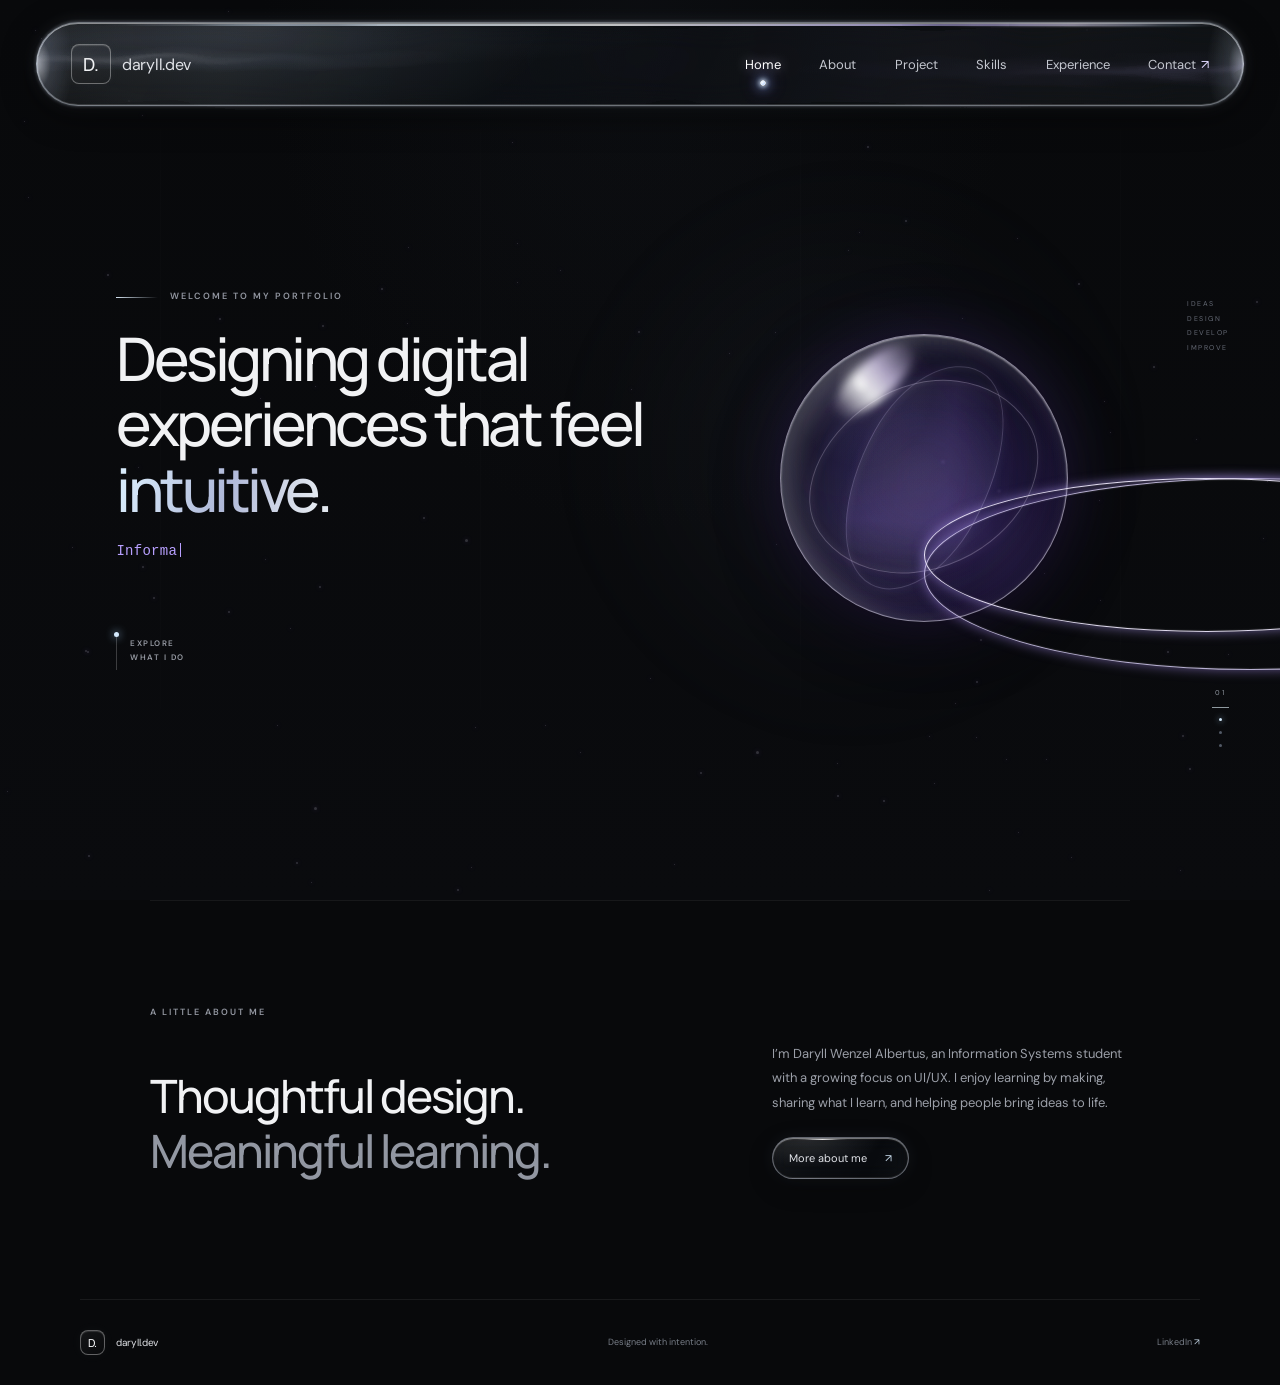
<file: index.html>
<!doctype html>
<html lang="en">
  <head>
    <meta charset="utf-8">
    <meta name="viewport" content="width=device-width, initial-scale=1">
    <meta name="theme-color" content="#08090b">
    <meta name="description" content="Daryll Wenzel Albertus — UI/UX, Information Systems, and creative technology.">
    <title>Daryll Wenzel Albertus — daryll.dev</title>
    <link rel="stylesheet" href="styles.css">
    <script src="app.js" defer></script>
  </head>
  <body>
    <header class="site-header">
      <a class="brand" href="index.html" aria-label="Daryll Wenzel Albertus home">
        <span class="brand-mark">D.</span><span class="brand-name">daryll.dev</span>
      </a>
      <button class="menu-toggle" type="button" aria-expanded="false" aria-controls="primary-navigation" aria-label="Open navigation">
        <span></span><span></span>
      </button>
      <nav class="site-nav" id="primary-navigation" aria-label="Main navigation">
        <a href="index.html">Home</a>
        <a href="about.html">About</a>
        <a href="work.html">Project</a>
        <a href="skills.html">Skills</a>
        <a href="experience.html">Experience</a>
        <a href="contact.html">Contact <span aria-hidden="true">↗</span></a>
      </nav>
    </header>

    <main>
      <section class="home-hero">
        <div class="hero-grid" aria-hidden="true"></div>
        <div class="hero-glow" aria-hidden="true"></div>
        <div class="hero-copy">
          <p class="eyebrow"><span class="eyebrow-line"></span> Welcome to my portfolio</p>
          <h1>Designing digital<br>experiences that feel<br><span>intuitive.</span></h1>
          <p class="hero-meta" aria-label="Information Systems · UI/UX · Creative Technology">
            <span class="hero-meta-text" aria-hidden="true">Information Systems · UI/UX · Creative Technology</span><span class="hero-meta-cursor" aria-hidden="true"></span>
          </p>
          <a class="scroll-cue" href="about.html"><span class="scroll-line"></span><span>Explore<br>what I do</span></a>
        </div>
        <div class="orb-scene" aria-hidden="true">
          <div class="orb-ring orb-ring-back"></div>
          <div class="glass-orb">
            <span class="orb-highlight"></span>
          </div>
          <div class="orb-ring orb-ring-front"></div>
        </div>
        <div class="hero-side-note" aria-hidden="true">Ideas<br>Design<br>Develop<br>Improve</div>
        <div class="hero-counter"><span>01</span><i></i><b></b><b></b><b></b></div>
      </section>
      <section class="home-intro page-shell">
        <p class="eyebrow">A little about me</p>
        <div class="intro-row">
          <h2>Thoughtful design.<br><span>Meaningful learning.</span></h2>
          <div>
            <p>I’m Daryll Wenzel Albertus, an Information Systems student with a growing focus on UI/UX. I enjoy learning by making, sharing what I learn, and helping people bring ideas to life.</p>
            <a class="quiet-link quiet-link-button" href="about.html">More about me <span aria-hidden="true">↗</span></a>
          </div>
        </div>
      </section>
    </main>

    <footer class="site-footer">
      <a class="brand" href="index.html"><span class="brand-mark">D.</span><span class="brand-name">daryll.dev</span></a>
      <span>Designed with intention.</span>
      <a href="https://www.linkedin.com/in/daryll-wenzel-albertus-27553b297/" target="_blank" rel="noreferrer">LinkedIn <span aria-hidden="true">↗</span></a>
    </footer>
  </body>
</html>
</file>
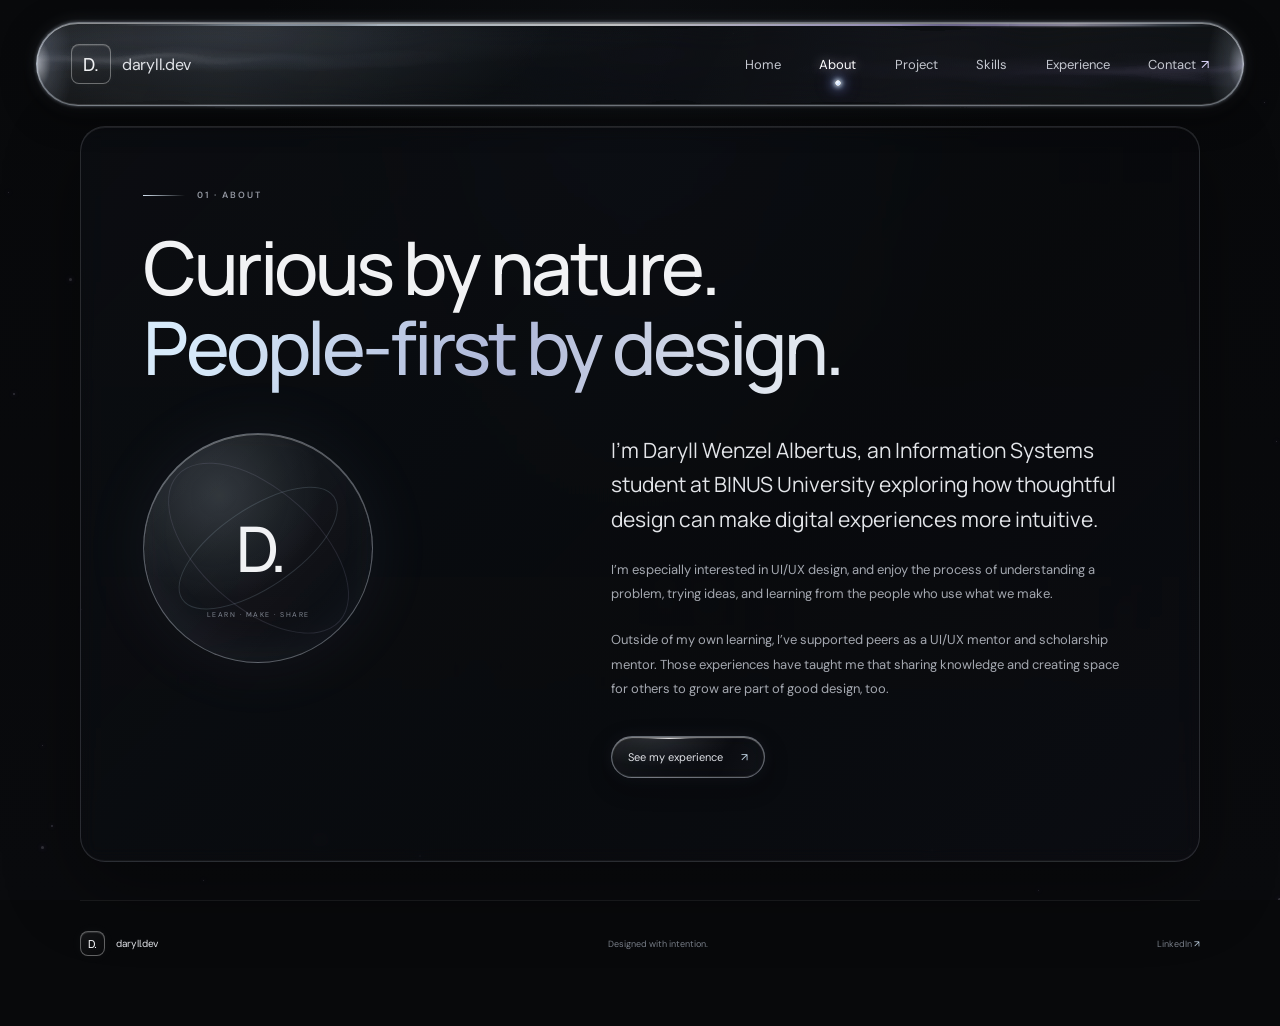
<file: about.html>
<!doctype html>
<html lang="en">
  <head>
    <meta charset="utf-8">
    <meta name="viewport" content="width=device-width, initial-scale=1">
    <meta name="theme-color" content="#08090b">
    <meta name="description" content="About Daryll Wenzel Albertus, an Information Systems student interested in UI/UX and mentoring.">
    <title>About — daryll.dev</title>
    <link rel="stylesheet" href="styles.css">
    <script src="app.js" defer></script>
  </head>
  <body>
    <header class="site-header">
      <a class="brand" href="index.html" aria-label="Daryll Wenzel Albertus home"><span class="brand-mark">D.</span><span class="brand-name">daryll.dev</span></a>
      <button class="menu-toggle" type="button" aria-expanded="false" aria-controls="primary-navigation" aria-label="Open navigation">
        <span></span><span></span>
      </button>
      <nav class="site-nav" id="primary-navigation" aria-label="Main navigation">
        <a href="index.html">Home</a><a href="about.html">About</a><a href="work.html">Project</a><a href="skills.html">Skills</a><a href="experience.html">Experience</a><a href="contact.html">Contact <span aria-hidden="true">↗</span></a>
      </nav>
    </header>
    <main class="page-shell inner-page about-page">
      <p class="eyebrow"><span class="eyebrow-line"></span> 01 · ABOUT</p>
      <h1 class="page-title">Curious by nature.<br><span>People-first by design.</span></h1>
      <div class="about-layout">
        <div class="about-stamp" aria-hidden="true"><span>D.</span><i>LEARN · MAKE · SHARE</i></div>
        <div class="prose">
          <p class="lead">I’m Daryll Wenzel Albertus, an Information Systems student at BINUS University exploring how thoughtful design can make digital experiences more intuitive.</p>
          <p>I’m especially interested in UI/UX design, and enjoy the process of understanding a problem, trying ideas, and learning from the people who use what we make.</p>
          <p>Outside of my own learning, I’ve supported peers as a UI/UX mentor and scholarship mentor. Those experiences have taught me that sharing knowledge and creating space for others to grow are part of good design, too.</p>
          <a class="quiet-link quiet-link-button" href="experience.html">See my experience <span aria-hidden="true">↗</span></a>
        </div>
      </div>
    </main>
    <footer class="site-footer">
      <a class="brand" href="index.html"><span class="brand-mark">D.</span><span class="brand-name">daryll.dev</span></a><span>Designed with intention.</span><a href="https://www.linkedin.com/in/daryll-wenzel-albertus-27553b297/" target="_blank" rel="noreferrer">LinkedIn <span aria-hidden="true">↗</span></a>
    </footer>
  </body>
</html>
</file>
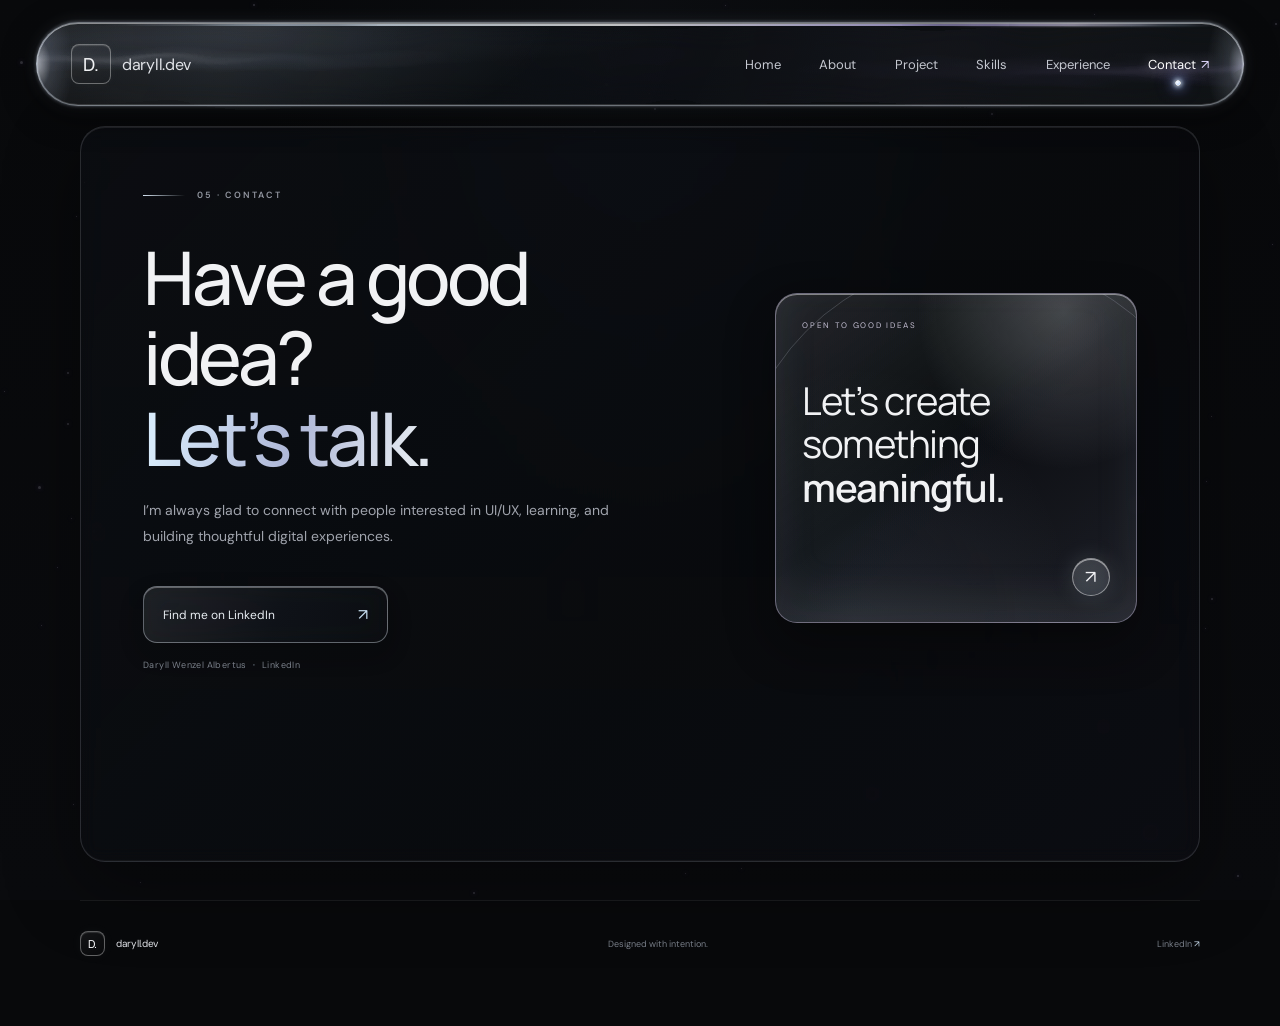
<file: contact.html>
<!doctype html>
<html lang="en">
  <head>
    <meta charset="utf-8">
    <meta name="viewport" content="width=device-width, initial-scale=1">
    <meta name="theme-color" content="#08090b">
    <meta name="description" content="Connect with Daryll Wenzel Albertus on LinkedIn.">
    <title>Contact — daryll.dev</title>
    <link rel="stylesheet" href="styles.css">
    <script src="app.js" defer></script>
  </head>
  <body>
    <header class="site-header">
      <a class="brand" href="index.html" aria-label="Daryll Wenzel Albertus home"><span class="brand-mark">D.</span><span class="brand-name">daryll.dev</span></a>
      <button class="menu-toggle" type="button" aria-expanded="false" aria-controls="primary-navigation" aria-label="Open navigation">
        <span></span><span></span>
      </button>
      <nav class="site-nav" id="primary-navigation" aria-label="Main navigation">
        <a href="index.html">Home</a><a href="about.html">About</a><a href="work.html">Project</a><a href="skills.html">Skills</a><a href="experience.html">Experience</a><a href="contact.html">Contact <span aria-hidden="true">↗</span></a>
      </nav>
    </header>
    <main class="page-shell inner-page contact-page">
      <p class="eyebrow"><span class="eyebrow-line"></span> 05 · CONTACT</p>
      <div class="contact-layout">
        <div class="contact-copy">
          <h1 class="page-title">Have a good idea?<br><span>Let’s talk.</span></h1>
          <p class="page-lede">I’m always glad to connect with people interested in UI/UX, learning, and building thoughtful digital experiences.</p>
          <a class="contact-link" href="https://www.linkedin.com/in/daryll-wenzel-albertus-27553b297/" target="_blank" rel="noreferrer">
            <span>Find me on LinkedIn</span><span class="contact-arrow" aria-hidden="true">↗</span>
          </a>
          <p class="contact-handle">Daryll Wenzel Albertus <span>·</span> LinkedIn</p>
        </div>
        <aside class="contact-feature" aria-hidden="true">
          <span class="contact-feature-kicker">OPEN TO GOOD IDEAS</span>
          <p>Let’s create<br>something<br><strong>meaningful.</strong></p>
          <span class="contact-feature-arrow">↗</span>
        </aside>
      </div>
    </main>
    <footer class="site-footer">
      <a class="brand" href="index.html"><span class="brand-mark">D.</span><span class="brand-name">daryll.dev</span></a><span>Designed with intention.</span><a href="https://www.linkedin.com/in/daryll-wenzel-albertus-27553b297/" target="_blank" rel="noreferrer">LinkedIn <span aria-hidden="true">↗</span></a>
    </footer>
  </body>
</html>
</file>
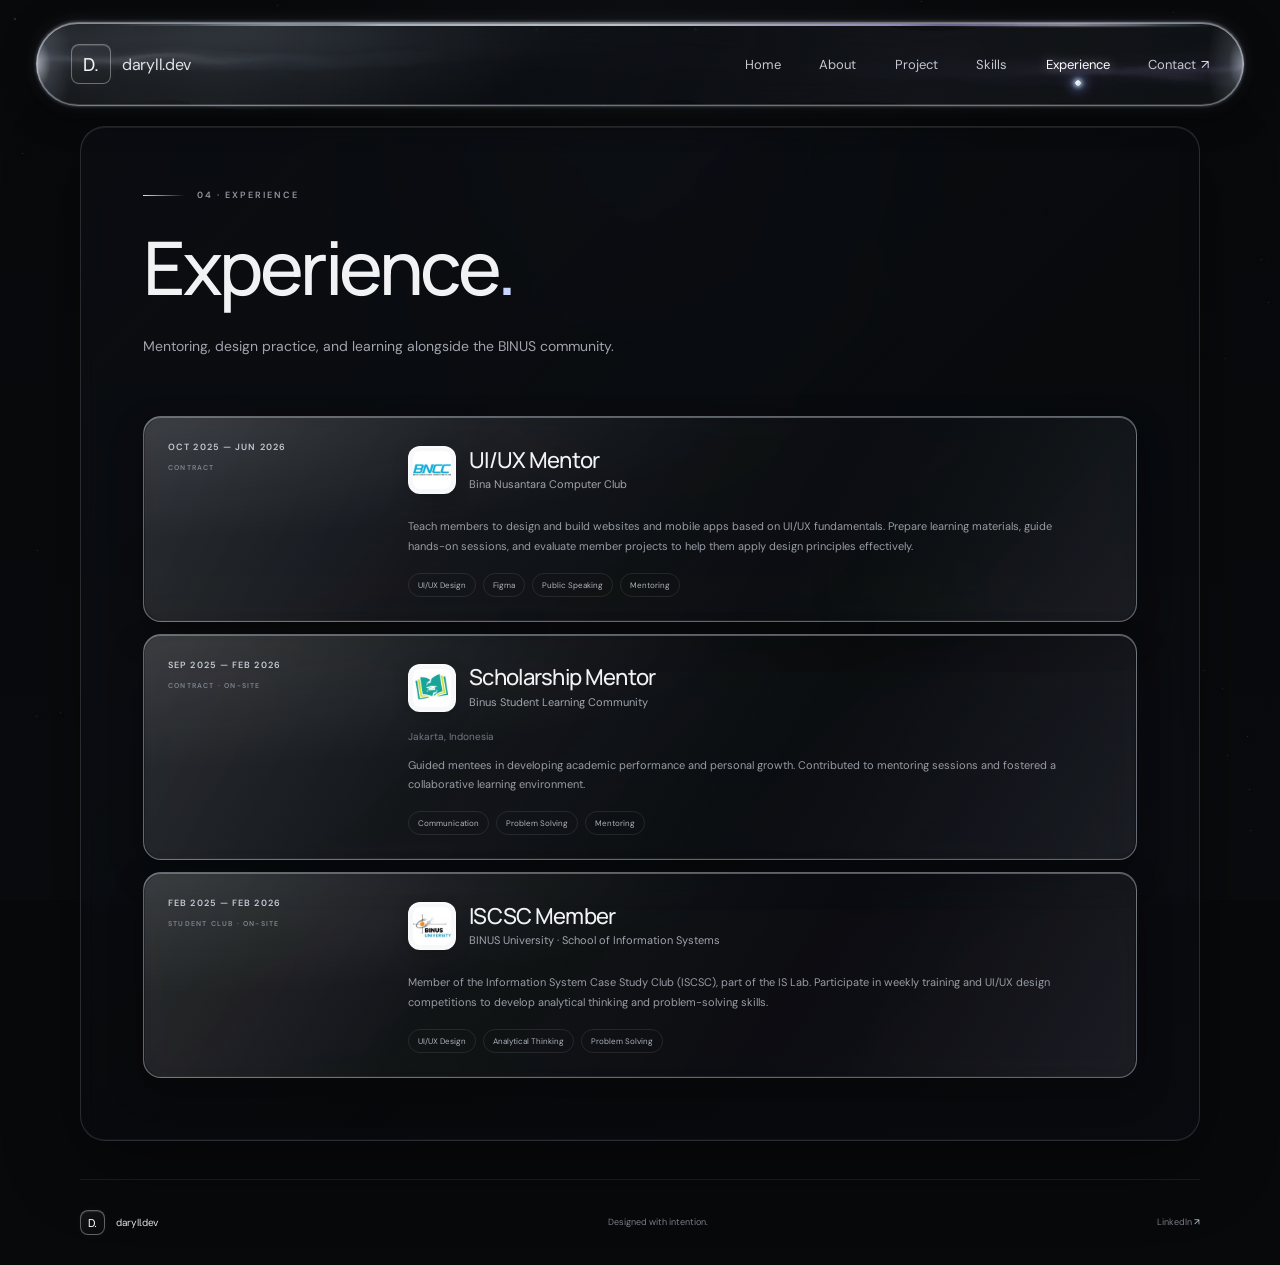
<file: experience.html>
<!doctype html>
<html lang="en">
  <head>
    <meta charset="utf-8">
    <meta name="viewport" content="width=device-width, initial-scale=1">
    <meta name="theme-color" content="#08090b">
    <meta name="description" content="Mentoring and student community experience of Daryll Wenzel Albertus.">
    <title>Experience — daryll.dev</title>
    <link rel="stylesheet" href="styles.css">
    <script src="app.js" defer></script>
  </head>
  <body>
    <header class="site-header">
      <a class="brand" href="index.html" aria-label="Daryll Wenzel Albertus home"><span class="brand-mark">D.</span><span class="brand-name">daryll.dev</span></a>
      <button class="menu-toggle" type="button" aria-expanded="false" aria-controls="primary-navigation" aria-label="Open navigation">
        <span></span><span></span>
      </button>
      <nav class="site-nav" id="primary-navigation" aria-label="Main navigation">
        <a href="index.html">Home</a><a href="about.html">About</a><a href="work.html">Project</a><a href="skills.html">Skills</a><a href="experience.html">Experience</a><a href="contact.html">Contact <span aria-hidden="true">↗</span></a>
      </nav>
    </header>
    <main class="page-shell inner-page experience-page">
      <p class="eyebrow"><span class="eyebrow-line"></span> 04 · EXPERIENCE</p>
      <h1 class="page-title">Experience<span class="title-period">.</span></h1>
      <p class="page-lede">Mentoring, design practice, and learning alongside the BINUS community.</p>
      <div class="experience-list">
        <article class="experience-card">
          <div class="experience-date">OCT 2025 — JUN 2026<span>CONTRACT</span></div>
          <div class="experience-content">
            <div class="experience-org experience-org-featured">
              <img class="experience-logo" src="assets/bncc.png" alt="" aria-hidden="true">
              <div>
                <h2>UI/UX Mentor</h2>
                <p class="organization">Bina Nusantara Computer Club</p>
              </div>
            </div>
            <p>Teach members to design and build websites and mobile apps based on UI/UX fundamentals. Prepare learning materials, guide hands-on sessions, and evaluate member projects to help them apply design principles effectively.</p>
            <ul class="tag-list"><li>UI/UX Design</li><li>Figma</li><li>Public Speaking</li><li>Mentoring</li></ul>
          </div>
        </article>
        <article class="experience-card">
          <div class="experience-date">SEP 2025 — FEB 2026<span>CONTRACT · ON-SITE</span></div>
          <div class="experience-content">
            <div class="experience-org experience-org-featured">
              <img class="experience-logo" src="assets/slc.png" alt="" aria-hidden="true">
              <div>
                <h2>Scholarship Mentor</h2>
                <p class="organization">Binus Student Learning Community</p>
              </div>
            </div>
            <p class="location">Jakarta, Indonesia</p>
            <p>Guided mentees in developing academic performance and personal growth. Contributed to mentoring sessions and fostered a collaborative learning environment.</p>
            <ul class="tag-list"><li>Communication</li><li>Problem Solving</li><li>Mentoring</li></ul>
          </div>
        </article>
        <article class="experience-card">
          <div class="experience-date">FEB 2025 — FEB 2026<span>STUDENT CLUB · ON-SITE</span></div>
          <div class="experience-content">
            <div class="experience-org experience-org-featured">
              <img class="experience-logo" src="assets/binus.png" alt="" aria-hidden="true">
              <div>
                <h2>ISCSC Member</h2>
                <p class="organization">BINUS University · School of Information Systems</p>
              </div>
            </div>
            <p>Member of the Information System Case Study Club (ISCSC), part of the IS Lab. Participate in weekly training and UI/UX design competitions to develop analytical thinking and problem-solving skills.</p>
            <ul class="tag-list"><li>UI/UX Design</li><li>Analytical Thinking</li><li>Problem Solving</li></ul>
          </div>
        </article>
      </div>
    </main>
    <footer class="site-footer">
      <a class="brand" href="index.html"><span class="brand-mark">D.</span><span class="brand-name">daryll.dev</span></a><span>Designed with intention.</span><a href="https://www.linkedin.com/in/daryll-wenzel-albertus-27553b297/" target="_blank" rel="noreferrer">LinkedIn <span aria-hidden="true">↗</span></a>
    </footer>
  </body>
</html>
</file>
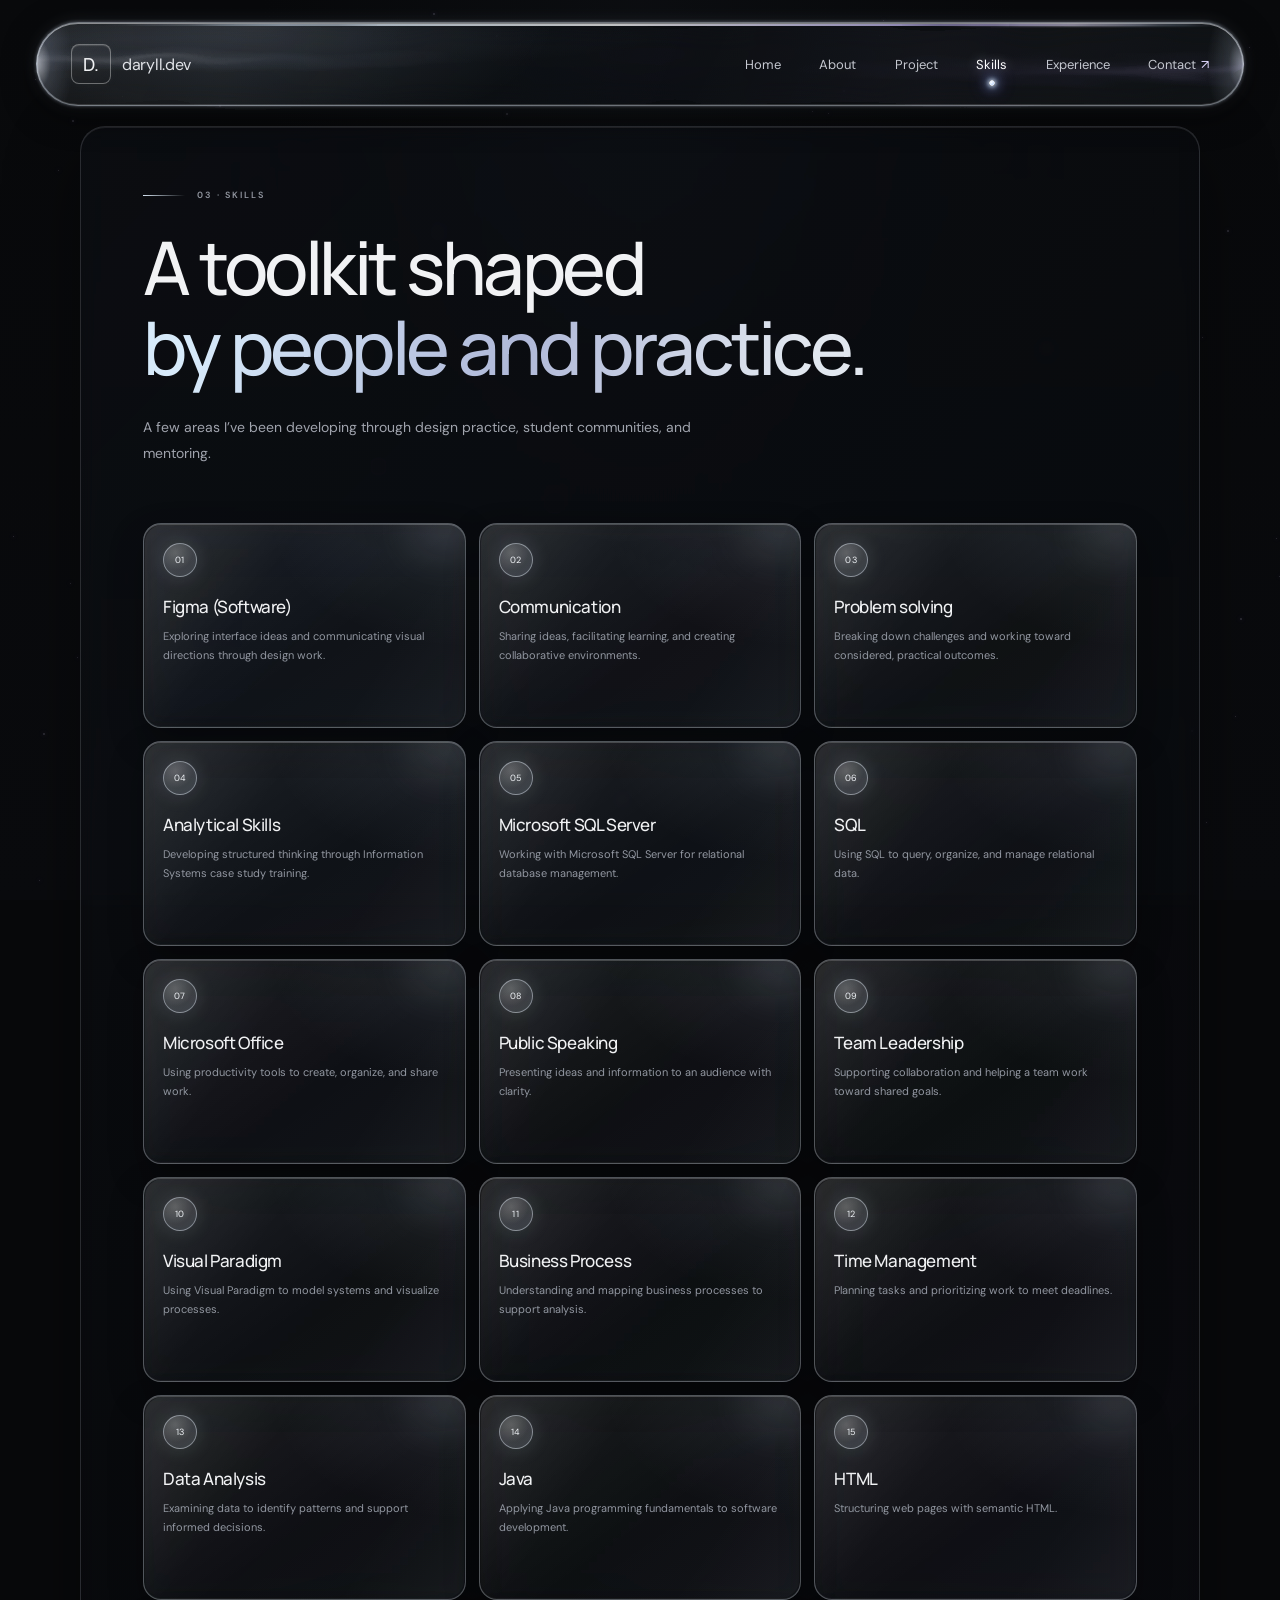
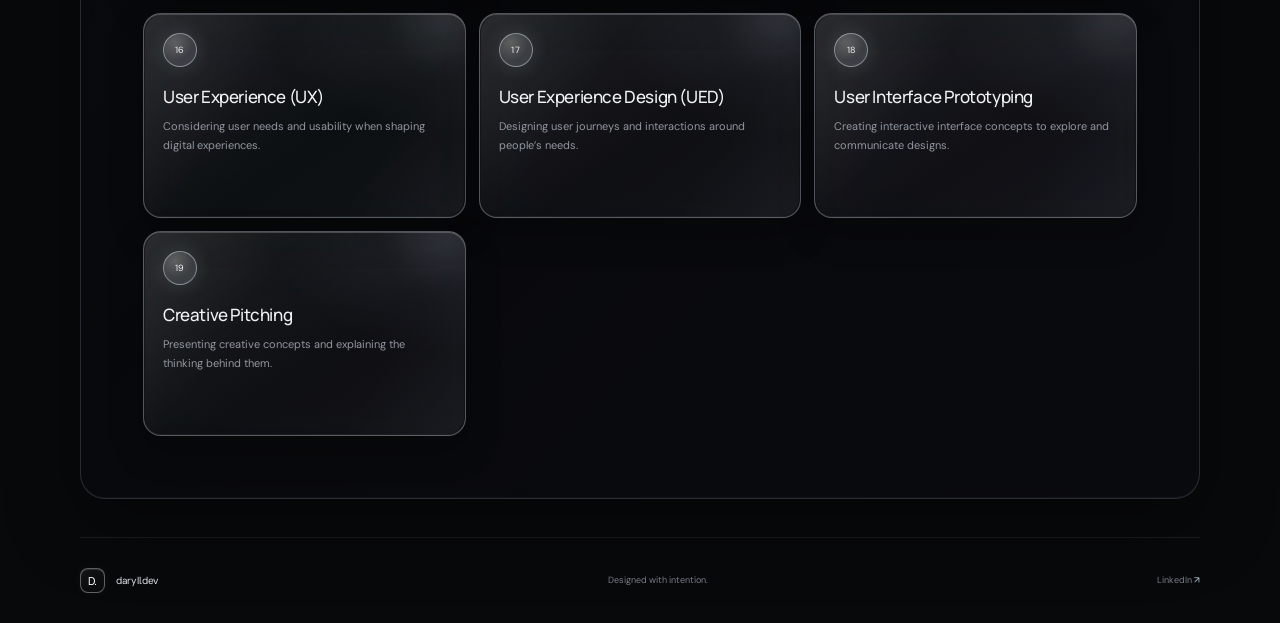
<file: skills.html>
<!doctype html>
<html lang="en">
  <head>
    <meta charset="utf-8">
    <meta name="viewport" content="width=device-width, initial-scale=1">
    <meta name="theme-color" content="#08090b">
    <meta name="description" content="Skills and areas of practice for Daryll Wenzel Albertus.">
    <title>Skills — daryll.dev</title>
    <link rel="stylesheet" href="styles.css">
    <script src="app.js" defer></script>
  </head>
  <body>
    <header class="site-header">
      <a class="brand" href="index.html" aria-label="Daryll Wenzel Albertus home"><span class="brand-mark">D.</span><span class="brand-name">daryll.dev</span></a>
      <button class="menu-toggle" type="button" aria-expanded="false" aria-controls="primary-navigation" aria-label="Open navigation">
        <span></span><span></span>
      </button>
      <nav class="site-nav" id="primary-navigation" aria-label="Main navigation">
        <a href="index.html">Home</a><a href="about.html">About</a><a href="work.html">Project</a><a href="skills.html">Skills</a><a href="experience.html">Experience</a><a href="contact.html">Contact <span aria-hidden="true">↗</span></a>
      </nav>
    </header>
    <main class="page-shell inner-page skills-page">
      <p class="eyebrow"><span class="eyebrow-line"></span> 03 · SKILLS</p>
      <h1 class="page-title">A toolkit shaped<br><span>by people and practice.</span></h1>
      <p class="page-lede">A few areas I’ve been developing through design practice, student communities, and mentoring.</p>
      <div class="skills-grid">
        <article class="skill-item"><span class="skill-index">01</span><h2>Figma (Software)</h2><p>Exploring interface ideas and communicating visual directions through design work.</p></article>
        <article class="skill-item"><span class="skill-index">02</span><h2>Communication</h2><p>Sharing ideas, facilitating learning, and creating collaborative environments.</p></article>
        <article class="skill-item"><span class="skill-index">03</span><h2>Problem solving</h2><p>Breaking down challenges and working toward considered, practical outcomes.</p></article>
        <article class="skill-item"><span class="skill-index">04</span><h2>Analytical Skills</h2><p>Developing structured thinking through Information Systems case study training.</p></article>
        <article class="skill-item"><span class="skill-index">05</span><h2>Microsoft SQL Server</h2><p>Working with Microsoft SQL Server for relational database management.</p></article>
        <article class="skill-item"><span class="skill-index">06</span><h2>SQL</h2><p>Using SQL to query, organize, and manage relational data.</p></article>
        <article class="skill-item"><span class="skill-index">07</span><h2>Microsoft Office</h2><p>Using productivity tools to create, organize, and share work.</p></article>
        <article class="skill-item"><span class="skill-index">08</span><h2>Public Speaking</h2><p>Presenting ideas and information to an audience with clarity.</p></article>
        <article class="skill-item"><span class="skill-index">09</span><h2>Team Leadership</h2><p>Supporting collaboration and helping a team work toward shared goals.</p></article>
        <article class="skill-item"><span class="skill-index">10</span><h2>Visual Paradigm</h2><p>Using Visual Paradigm to model systems and visualize processes.</p></article>
        <article class="skill-item"><span class="skill-index">11</span><h2>Business Process</h2><p>Understanding and mapping business processes to support analysis.</p></article>
        <article class="skill-item"><span class="skill-index">12</span><h2>Time Management</h2><p>Planning tasks and prioritizing work to meet deadlines.</p></article>
        <article class="skill-item"><span class="skill-index">13</span><h2>Data Analysis</h2><p>Examining data to identify patterns and support informed decisions.</p></article>
        <article class="skill-item"><span class="skill-index">14</span><h2>Java</h2><p>Applying Java programming fundamentals to software development.</p></article>
        <article class="skill-item"><span class="skill-index">15</span><h2>HTML</h2><p>Structuring web pages with semantic HTML.</p></article>
        <article class="skill-item"><span class="skill-index">16</span><h2>User Experience (UX)</h2><p>Considering user needs and usability when shaping digital experiences.</p></article>
        <article class="skill-item"><span class="skill-index">17</span><h2>User Experience Design (UED)</h2><p>Designing user journeys and interactions around people’s needs.</p></article>
        <article class="skill-item"><span class="skill-index">18</span><h2>User Interface Prototyping</h2><p>Creating interactive interface concepts to explore and communicate designs.</p></article>
        <article class="skill-item"><span class="skill-index">19</span><h2>Creative Pitching</h2><p>Presenting creative concepts and explaining the thinking behind them.</p></article>
      </div>
    </main>
    <footer class="site-footer">
      <a class="brand" href="index.html"><span class="brand-mark">D.</span><span class="brand-name">daryll.dev</span></a><span>Designed with intention.</span><a href="https://www.linkedin.com/in/daryll-wenzel-albertus-27553b297/" target="_blank" rel="noreferrer">LinkedIn <span aria-hidden="true">↗</span></a>
    </footer>
  </body>
</html>
</file>
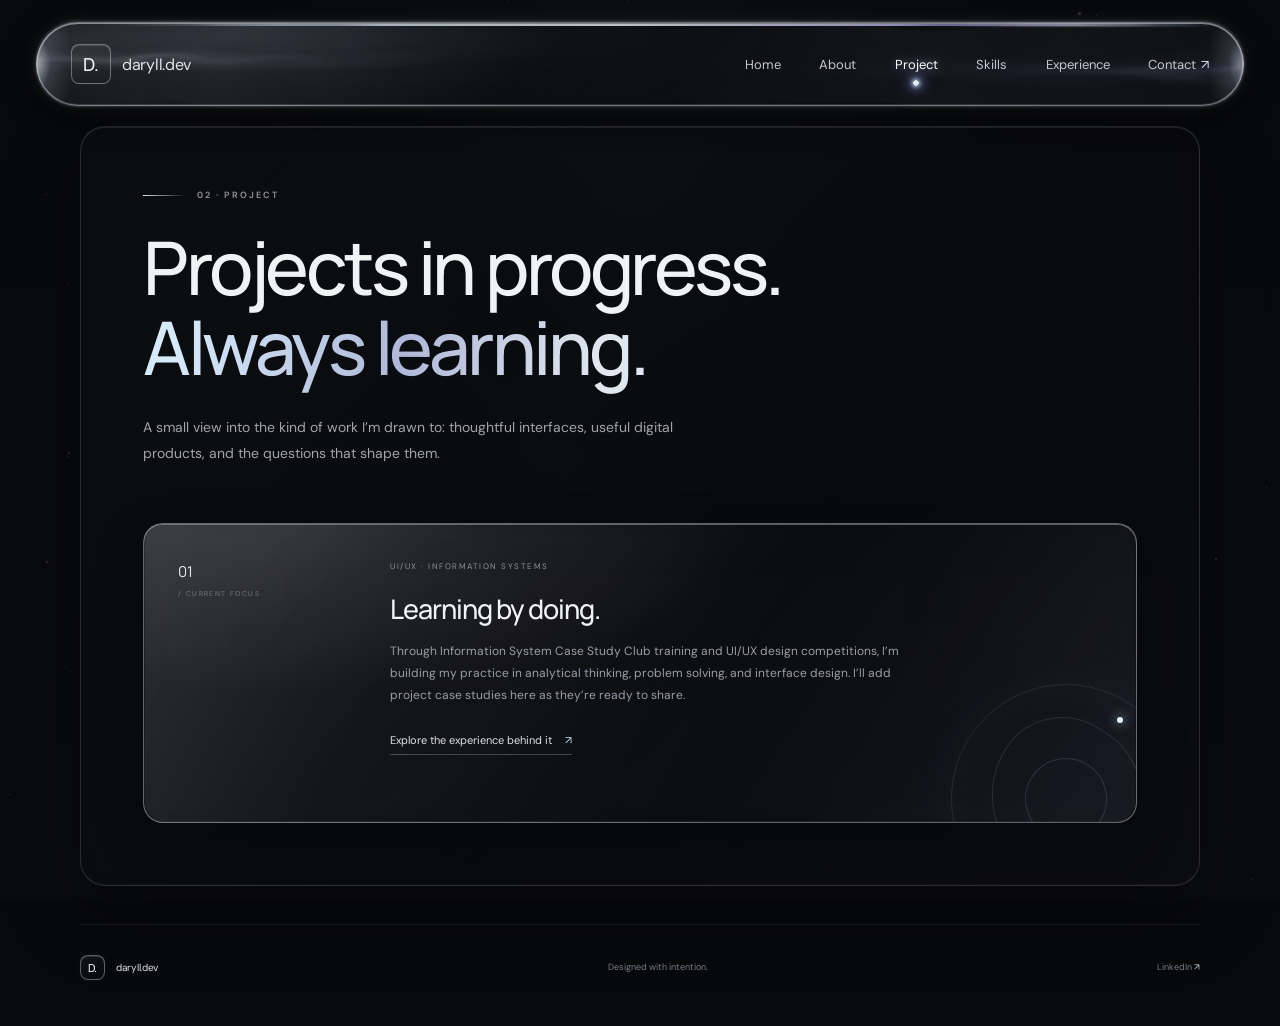
<file: work.html>
<!doctype html>
<html lang="en">
  <head>
    <meta charset="utf-8">
    <meta name="viewport" content="width=device-width, initial-scale=1">
    <meta name="theme-color" content="#08090b">
    <meta name="description" content="An overview of Daryll Wenzel Albertus's learning and design practice.">
    <title>Project — daryll.dev</title>
    <link rel="stylesheet" href="styles.css">
    <script src="app.js" defer></script>
  </head>
  <body>
    <header class="site-header">
      <a class="brand" href="index.html" aria-label="Daryll Wenzel Albertus home"><span class="brand-mark">D.</span><span class="brand-name">daryll.dev</span></a>
      <button class="menu-toggle" type="button" aria-expanded="false" aria-controls="primary-navigation" aria-label="Open navigation">
        <span></span><span></span>
      </button>
      <nav class="site-nav" id="primary-navigation" aria-label="Main navigation">
        <a href="index.html">Home</a><a href="about.html">About</a><a href="work.html">Project</a><a href="skills.html">Skills</a><a href="experience.html">Experience</a><a href="contact.html">Contact <span aria-hidden="true">↗</span></a>
      </nav>
    </header>
    <main class="page-shell inner-page project-page">
      <p class="eyebrow"><span class="eyebrow-line"></span> 02 · PROJECT</p>
      <h1 class="page-title">Projects in progress.<br><span>Always learning.</span></h1>
      <p class="page-lede">A small view into the kind of work I’m drawn to: thoughtful interfaces, useful digital products, and the questions that shape them.</p>
      <section class="work-note">
        <div class="work-note-number">01 <span>/ CURRENT FOCUS</span></div>
        <div>
          <p class="card-kicker">UI/UX · Information Systems</p>
          <h2>Learning by doing.</h2>
          <p>Through Information System Case Study Club training and UI/UX design competitions, I’m building my practice in analytical thinking, problem solving, and interface design. I’ll add project case studies here as they’re ready to share.</p>
          <a class="quiet-link" href="experience.html">Explore the experience behind it <span aria-hidden="true">↗</span></a>
        </div>
        <div class="work-orbit" aria-hidden="true"><span></span><i></i></div>
      </section>
    </main>
    <footer class="site-footer">
      <a class="brand" href="index.html"><span class="brand-mark">D.</span><span class="brand-name">daryll.dev</span></a><span>Designed with intention.</span><a href="https://www.linkedin.com/in/daryll-wenzel-albertus-27553b297/" target="_blank" rel="noreferrer">LinkedIn <span aria-hidden="true">↗</span></a>
    </footer>
  </body>
</html>
</file>
<file: styles.css>
@import url("https://fonts.googleapis.com/css2?family=DM+Sans:wght@400;500;600;700&family=Manrope:wght@400;500;600;700;800&display=swap");

:root {
  color-scheme: dark;
  --background: #08090b;
  --surface: #0d0f12;
  --text: #f1f2f4;
  --muted: #858993;
  --line: #ffffff17;
  --blue: #c9d6ff;
  --violet: #b8a0ff;
  --sans: "DM Sans", "Arial", sans-serif;
  --display: "Manrope", "Arial", sans-serif;
}

@view-transition {
  navigation: auto;
}

::view-transition-group(nav-liquid-indicator) {
  animation-duration: 280ms;
  animation-timing-function: cubic-bezier(.22,.75,.25,1);
}

::view-transition-old(root) {
  animation: page-transition-out 100ms ease both;
}

::view-transition-new(root) {
  animation: page-transition-in 180ms ease both;
}

@keyframes page-transition-out { to { opacity: 0; } }
@keyframes page-transition-in { from { opacity: 0; } to { opacity: 1; } }

* { box-sizing: border-box; }

html { min-width: 320px; overflow-x: clip; scroll-behavior: smooth; }

body {
  min-height: 100vh;
  margin: 0;
  background: var(--background);
  color: var(--text);
  font-family: var(--sans);
  -webkit-font-smoothing: antialiased;
}

body::before {
  position: fixed;
  z-index: -1;
  inset: 0;
  background:
    radial-gradient(ellipse at 50% 0%, #22283329, transparent 42%),
    linear-gradient(180deg, #08090b 0%, #0a0b0e 100%);
  content: "";
  pointer-events: none;
}

.star-field {
  position: fixed;
  z-index: 0;
  inset: 0;
  overflow: hidden;
  pointer-events: none;
}

.star-field span {
  position: absolute;
  top: var(--star-y);
  left: var(--star-x);
  width: var(--star-size);
  height: var(--star-size);
  border-radius: 50%;
  background: #e9e2ff;
  box-shadow: 0 0 5px 1px #a98bff78;
  opacity: .18;
  animation: star-twinkle var(--twinkle-duration) ease-in-out var(--twinkle-delay) infinite alternate;
}

@keyframes star-twinkle {
  from { opacity: .12; transform: scale(.7); }
  to { opacity: .8; transform: scale(1.25); }
}

main,
.site-footer {
  position: relative;
  z-index: 1;
}

a { color: inherit; text-decoration: none; }
a:focus-visible { outline: 1px solid var(--blue); outline-offset: 5px; }

.site-header {
  position: fixed;
  z-index: 10;
  top: 22px;
  left: 50%;
  display: flex;
  width: min(1540px, calc(100% - 72px));
  min-height: 84px;
  align-items: center;
  justify-content: space-between;
  padding: 10px 34px;
  transform: translateX(-50%);
  isolation: isolate;
  border: 1px solid #dce6f076;
  border-radius: 999px;
  background:
    radial-gradient(ellipse 3% 80% at 0% 50%, #f1f5ff9c, #b9c8e72b 38%, transparent 100%),
    radial-gradient(ellipse 3% 80% at 100% 50%, #e4eaff88, #c4d2e329 40%, transparent 100%),
    radial-gradient(ellipse 25% 145% at var(--glass-x, 18%) 0%, #e2edff1a, transparent 100%),
    radial-gradient(ellipse at 5% 20%, #a9beed11, transparent 35%),
    linear-gradient(115deg, #ffffff12, #a9c9e40b 24%, #ffffff02 54%, #d9e1ef0a 84%, #c6d9ea0d),
    #08090b55;
  box-shadow:
    inset 0 1px 0 #ffffff78,
    inset 0 -1px 0 #ffffff24,
    inset 1px 0 0 #dce9ff38,
    inset -1px 0 0 #d6dfef3b,
    0 8px 32px #0009,
    0 0 3px 1px #e0e9ff47,
    0 0 18px #c6d5ed20,
    0 1px 0 #c6def018;
  -webkit-backdrop-filter: blur(14px) saturate(175%);
  backdrop-filter: url("#nav-liquid-refraction") blur(14px) saturate(175%);
  transition: background-color 180ms ease, border-color 180ms ease, box-shadow 180ms ease;
}

.site-header::before,
.site-header::after {
  position: absolute;
  z-index: 0;
  left: 5%;
  width: 90%;
  height: 1px;
  border-radius: 50%;
  content: "";
  pointer-events: none;
}

.site-header::before {
  top: 1px;
  height: 2px;
  background: linear-gradient(90deg, transparent, #d7e8faad 17%, #ffffffbd 48%, #c6b8ffaa 78%, transparent);
  filter: blur(.25px);
}

.site-header::after {
  top: 1px;
  right: 1%;
  left: auto;
  width: 25%;
  height: 2px;
  transform: rotate(180deg);
  background: linear-gradient(90deg, transparent, #bad3f46b 18%, #f0eaffbd 52%, #d4c7ff7a 82%, transparent);
  filter: blur(1.2px);
  animation: glass-edge-flow 7s ease-in-out infinite alternate;
}

.nav-glass-refraction {
  position: absolute;
  z-index: 0;
  inset: 1px;
  overflow: hidden;
  border-radius: inherit;
  background:
    radial-gradient(ellipse at 8% 45%, #e7edff32 0%, #b9c9f011 9%, transparent 22%),
    radial-gradient(ellipse at 94% 58%, #c8b4ff2a 0%, #9b89e00d 11%, transparent 24%),
    linear-gradient(100deg, transparent 2%, #d8eaff08 16%, transparent 33%, #c9b8ff0a 73%, transparent 98%);
  filter: url("#nav-liquid-refraction");
  opacity: .82;
  pointer-events: none;
}

@keyframes glass-edge-flow {
  from { transform: translateX(-7%); opacity: .65; }
  to { transform: translateX(108%); opacity: 1; }
}

.liquid-filter-definitions {
    position: absolute;
    width: 0;
    height: 0;
    overflow: hidden;
    pointer-events: none;
}

.brand { position: relative; z-index: 1; display: inline-flex; flex: 0 0 auto; align-items: center; gap: 11px; }

.brand-mark {
  display: grid;
  width: 40px;
  height: 40px;
  place-items: center;
  border: 1px solid #ffffff56;
  border-radius: 8px;
  background: linear-gradient(145deg, #ffffff0d, #ffffff02);
  box-shadow: inset 0 1px 1px #ffffff23, 0 0 12px #c8dff10a;
  font-family: var(--display);
  font-size: 18px;
  font-weight: 500;
}

.brand-name { color: #e1e3e8; font-size: 16px; letter-spacing: -0.3px; }

.menu-toggle {
  display: none;
  width: 38px;
  height: 38px;
  flex: 0 0 auto;
  align-content: center;
  justify-items: center;
  gap: 5px;
  border: 1px solid #ffffff36;
  border-radius: 50%;
  background: linear-gradient(145deg, #ffffff16, #ffffff04);
  box-shadow: inset 0 1px #ffffff2c, 0 0 14px #b9a7ff12;
  color: var(--text);
  cursor: pointer;
}

.menu-toggle span {
  width: 14px;
  height: 1px;
  border-radius: 2px;
  background: #eef0f7;
  transition: transform 180ms ease;
}

.site-header.is-menu-open .menu-toggle span:first-child { transform: translateY(3px) rotate(45deg); }
.site-header.is-menu-open .menu-toggle span:last-child { transform: translateY(-3px) rotate(-45deg); }

.site-nav { position: relative; z-index: 1; display: flex; align-items: center; gap: clamp(20px, 3vw, 46px); }

.nav-liquid-indicator {
  position: absolute;
  z-index: 2;
  top: 0;
  left: 0;
  width: 6px;
  height: 6px;
  border: 1px solid #f5faff;
  border-radius: 50%;
  background: radial-gradient(circle at 35% 30%, #fff, #d9eaff 44%, #a8c8ff 100%);
  box-shadow:
    0 0 4px 1px #dcecffc9,
    0 0 11px 3px #92baff7a,
    0 0 19px 5px #8c72ff30;
  opacity: 0;
  pointer-events: none;
}

.nav-liquid-indicator.is-ready {
  opacity: 1;
  view-transition-name: nav-liquid-indicator;
  transition: transform 280ms cubic-bezier(.22,.75,.25,1), opacity 140ms ease;
}

.site-nav a {
  position: relative;
  z-index: 1;
  padding: 8px 0;
  color: #c5c8d0;
  font-size: 13px;
  transition: color 150ms ease, text-shadow 150ms ease;
}

.site-nav a:hover,
.site-nav a[aria-current="page"] { color: #fff; }

.site-nav a[aria-current="page"] { text-shadow: 0 0 12px #e5dfff99; }
.site-nav a:last-child span { padding-left: 2px; color: #e1d9ff; }

.home-hero {
  position: relative;
  display: grid;
  min-height: min(740px, 100svh);
  min-height: max(680px, 100svh);
  grid-template-columns: 1.15fr 0.85fr;
  align-items: center;
  overflow: hidden;
  padding: 105px max(9.1vw, calc((100vw - 1120px) / 2)) 50px;
  isolation: isolate;
}

.hero-grid {
  position: absolute;
  z-index: -2;
  inset: 0;
  opacity: 0.38;
  background-image:
    linear-gradient(#ffffff08 1px, transparent 1px),
    linear-gradient(90deg, #ffffff08 1px, transparent 1px);
  background-position: center center;
  background-size: 25% 25%;
  mask-image: linear-gradient(180deg, transparent 2%, #000 20%, #000 70%, transparent 98%);
}

.hero-glow {
  position: absolute;
  z-index: -1;
  top: 17%;
  right: 10%;
  width: min(50vw, 600px);
  aspect-ratio: 1;
  border-radius: 50%;
  background: radial-gradient(circle, #8193bc0d, #849dbb08 34%, transparent 68%);
  filter: blur(30px);
  pointer-events: none;
}

.hero-copy { position: relative; z-index: 2; padding-top: 10px; }

.eyebrow {
  display: flex;
  align-items: center;
  gap: 12px;
  margin: 0 0 22px;
  color: #9296a0;
  font-size: 9px;
  font-weight: 600;
  letter-spacing: 2px;
  line-height: 1.5;
  text-transform: uppercase;
}

.eyebrow-line { display: inline-block; width: 42px; height: 1px; background: linear-gradient(90deg, #d6e4f1, transparent); }

h1, h2, p { margin-top: 0; }

.home-hero h1,
.page-title {
  margin-bottom: 18px;
  font-family: var(--display);
  font-size: clamp(43px, 5vw, 68px);
  font-weight: 500;
  letter-spacing: -3.5px;
  line-height: 1.09;
}

.home-hero h1 { font-size: clamp(43px, 4.7vw, 62px); }

.home-hero h1 span,
.page-title > span:not(.title-period) {
  background: linear-gradient(105deg, #d7eafa 8%, #afb8d8 52%, #e1e7ef 90%);
  background-clip: text;
  -webkit-text-fill-color: transparent;
}

.hero-meta {
  min-height: 1.5em;
  color: #b8a0ff;
  font-family: Consolas, "Courier New", monospace;
  font-size: 14px;
  letter-spacing: 0.25px;
  white-space: nowrap;
}

.hero-meta-cursor {
  display: inline-block;
  width: 1px;
  height: 1em;
  margin-left: 3px;
  transform: translateY(2px);
  background: currentColor;
  animation: hero-meta-caret 750ms steps(2, start) infinite;
}

@keyframes hero-meta-caret { to { visibility: hidden; } }

.scroll-cue {
  display: inline-flex;
  align-items: center;
  gap: 13px;
  margin-top: 56px;
  color: #969aa3;
  font-size: 8px;
  font-weight: 600;
  letter-spacing: 1.5px;
  line-height: 1.7;
  text-transform: uppercase;
}

.scroll-line { position: relative; width: 1px; height: 38px; background: #ffffff35; }
.scroll-line::before { position: absolute; top: 0; left: -2px; width: 5px; height: 5px; border-radius: 50%; background: #d4e9fc; box-shadow: 0 0 8px #a5d2f8; content: ""; }

.orb-scene {
  position: relative;
  width: min(43vw, 480px);
  aspect-ratio: 1;
  justify-self: center;
  isolation: isolate;
}

.orb-scene::before {
  position: absolute;
  inset: 15%;
  border-radius: 50%;
  background: radial-gradient(ellipse, #8d5bff30 0%, #693de318 42%, transparent 73%);
  filter: blur(38px);
  content: "";
  pointer-events: none;
}

.orb-ring {
  position: absolute;
  top: 50%;
  left: 50%;
  width: 76%;
  height: 36%;
  border: 1px solid #d9ceff88;
  border-radius: 50%;
  pointer-events: none;
  transition: border-color 300ms ease, filter 300ms ease;
  will-change: transform;
}

.orb-ring-back {
  z-index: 2;
  width: 136%;
  height: 40%;
  border-width: 1.5px;
  border-color: #e1d7ffcf;
  box-shadow: 0 0 12px #b69aff80, inset 0 0 2px #ffffff44;
  animation: orbit-sweep-back 52s linear infinite;
}

.orb-ring-front {
  z-index: 3;
  width: 118%;
  height: 32%;
  border-width: 1.5px;
  border-color: #f0eaffeb;
  box-shadow: 0 0 12px #b9a3ff85, inset 0 0 2px #ffffff40;
  animation: orbit-sweep-front 39s linear infinite reverse;
}

.glass-orb {
  position: absolute;
  z-index: 1;
  top: 50%;
  left: 50%;
  width: 60%;
  aspect-ratio: 1;
  overflow: hidden;
  transform: translate(-50%, -50%);
  border: 1px solid #eee7ff8c;
  border-radius: 50%;
  background:
    radial-gradient(ellipse at 28% 17%, #ffffff8c 0%, #f5eeff38 3%, #d7c4ff12 9%, transparent 25%),
    radial-gradient(ellipse at 72% 70%, #a774ff18 0%, #7949d90b 22%, transparent 55%),
    radial-gradient(ellipse at 28% 74%, #cebaff18 0%, transparent 40%),
    radial-gradient(ellipse at 48% 45%, #936ddc08 0%, #442f690b 48%, #17131f12 100%);
  -webkit-backdrop-filter: blur(1px) saturate(135%) brightness(1.12);
  backdrop-filter: blur(1px) saturate(135%) brightness(1.12);
  box-shadow:
    inset 0 1px 2px #ffffff8a,
    inset 12px 7px 24px #fff3,
    inset -17px -22px 38px #51298e20,
    0 0 52px #8755f322,
    0 20px 58px #0008;
  animation: glass-orb-turn 32s linear infinite;
}

.glass-orb::before,
.glass-orb::after {
  position: absolute;
  border: 1px solid #eee5ff42;
  border-radius: 49% 51% 46% 54% / 43% 57% 43% 57%;
  background: linear-gradient(130deg, transparent 24%, #f4edff0d 47%, #c7a6ff16 58%, transparent 77%);
  box-shadow: inset 2px 1px 8px #fff1, 0 0 12px #d6c1ff12;
  content: "";
  pointer-events: none;
}

.glass-orb::before {
  inset: 18% 9%;
  transform: rotate(-34deg);
}

.glass-orb::after {
  inset: 8% 27%;
  border-color: #e2d5ff34;
  background: linear-gradient(155deg, transparent 22%, #e7dfff0d 47%, #a982f51f 67%, transparent 81%);
  transform: rotate(29deg);
}

.orb-highlight {
  position: absolute;
  z-index: 1;
  top: 9%;
  left: 15%;
  width: 36%;
  height: 14%;
  transform: rotate(-42deg);
  border-radius: 50%;
  background: linear-gradient(90deg, transparent, #ffffffdc 38%, #e9ddffb0 63%, transparent);
  filter: blur(4px);
  animation: orb-shimmer 7s ease-in-out infinite alternate;
  pointer-events: none;
}

.orb-scene:hover .orb-ring,
.orb-scene:active .orb-ring {
  border-color: #f0eaffd1;
  filter: drop-shadow(0 0 6px #b59aff8c);
}

@keyframes orbit-sweep-back {
  from { transform: translate(-50%, -50%) rotate(-34deg); }
  to { transform: translate(-50%, -50%) rotate(326deg); }
}

@keyframes orbit-sweep-front {
  from { transform: translate(-50%, -50%) rotate(34deg); }
  to { transform: translate(-50%, -50%) rotate(394deg); }
}

@keyframes orb-shimmer {
  from { opacity: .62; transform: translateY(0) rotate(-42deg); }
  to { opacity: 1; transform: translateY(4px) rotate(-42deg); }
}

@keyframes glass-orb-turn {
  from { transform: translate(-50%, -50%) rotate(0deg); }
  to { transform: translate(-50%, -50%) rotate(360deg); }
}

.hero-side-note {
  position: absolute;
  top: 33%;
  right: max(4vw, calc((100vw - 1320px) / 2));
  color: #666b76;
  font-size: 7px;
  letter-spacing: 1.5px;
  line-height: 2.1;
  text-transform: uppercase;
}

.hero-counter { position: absolute; right: max(4vw, calc((100vw - 1320px) / 2)); bottom: 17%; display: grid; gap: 10px; justify-items: center; }
.hero-counter span { color: #9299a3; font-size: 7px; letter-spacing: 1.4px; }
.hero-counter i { width: 17px; height: 1px; background: #d7e8f0a6; }
.hero-counter b { width: 3px; height: 3px; border-radius: 50%; background: #525966; }
.hero-counter b:first-of-type { background: #d3e8f9; box-shadow: 0 0 6px #acd9ff; }

.page-shell { width: min(980px, calc(100% - 64px)); margin: 0 auto; }
.home-intro { padding-top: 105px; padding-bottom: 120px; border-top: 1px solid #ffffff10; }
.intro-row { display: grid; grid-template-columns: 1fr 0.65fr; gap: 70px; align-items: end; }
.intro-row h2 { margin: 0; font-family: var(--display); font-size: clamp(31px, 4vw, 46px); font-weight: 500; letter-spacing: -2px; line-height: 1.2; }
.intro-row h2 span { color: #9297a2; }
.intro-row > div > p { margin-bottom: 21px; color: #9b9fa8; font-size: 13px; line-height: 1.9; }

.quiet-link { display: inline-flex; align-items: center; gap: 13px; padding-bottom: 7px; border-bottom: 1px solid #ffffff38; color: #e1e3e8; font-size: 11px; }
.quiet-link span { color: #c6d9e9; transition: transform 180ms ease; }
.quiet-link:hover span { transform: translate(2px, -2px); }
.quiet-link-button { position: relative; min-height: 42px; align-items: center; gap: 18px; padding: 0 16px; border: 1px solid #e5edff66; border-radius: 999px; background: radial-gradient(ellipse at 28% 0%, #ffffff1c, transparent 52%), linear-gradient(115deg, #ffffff0c 0%, #c8dfff05 42%, #ffffff02 72%, #dce6f009 100%); box-shadow: inset 0 1px 1px #ffffff75, inset 0 -1px 0 #ffffff16, 0 8px 24px #0004, 0 0 18px #b4cfff12; -webkit-backdrop-filter: blur(8px) saturate(180%); backdrop-filter: blur(8px) saturate(180%); transition: border-color 180ms ease, background 180ms ease, box-shadow 180ms ease, transform 180ms ease; }
.quiet-link-button::after { position: absolute; top: 1px; left: 18%; width: 38%; height: 1px; border-radius: 50%; background: linear-gradient(90deg, transparent, #ffffffd9, transparent); filter: blur(.3px); content: ""; pointer-events: none; }
.quiet-link-button:hover { transform: translateY(-2px); border-color: #edf4ff9c; background: radial-gradient(ellipse at 28% 0%, #ffffff2b, transparent 52%), linear-gradient(115deg, #ffffff16 0%, #c8dfff09 42%, #ffffff04 72%, #dce6f011 100%); box-shadow: inset 0 1px 1px #ffffff90, inset 0 -1px 0 #ffffff20, 0 11px 28px #0005, 0 0 22px #b4cfff20; }

.inner-page {
  position: relative;
  isolation: isolate;
  width: min(1120px, calc(100% - 48px));
  min-height: calc(100svh - 164px);
  margin: 126px auto 38px;
  overflow: hidden;
  padding: clamp(30px, 5vw, 62px);
  border: 1px solid #dbe5f027;
  border-radius: 25px;
  background:
    linear-gradient(135deg, #11151b50, #090b0d3d 60%, #11101945);
  box-shadow:
    inset 0 1px 0 #ffffff19,
    inset 0 -1px 0 #ffffff0a,
    0 24px 75px #0006;
  -webkit-backdrop-filter: blur(8px) saturate(150%);
  backdrop-filter: blur(8px) saturate(150%);
}

.inner-page > * {
  position: relative;
  z-index: 1;
}

.inner-page > .eyebrow { margin-bottom: 24px; }
.page-title { margin-bottom: 27px; font-size: clamp(44px, 6.2vw, 74px); }
.title-period { color: var(--blue); }
.page-lede { max-width: 570px; margin-bottom: 56px; color: #a0a4ad; font-size: 14px; line-height: 1.85; }

.about-layout { display: grid; grid-template-columns: 0.72fr 1fr; gap: 90px; align-items: start; padding-top: 18px; }
.about-stamp { position: sticky; top: 150px; display: grid; width: 230px; aspect-ratio: 1; place-items: center; border: 1px solid #dce4f05c; border-radius: 50%; background: radial-gradient(circle at 33% 27%, #d6e9f026, transparent 46%), linear-gradient(135deg, #ffffff12, #ffffff02); box-shadow: inset 0 1px #ffffff50, inset 0 -18px 32px #9bb8df0b, 0 0 70px #9bb8df12; -webkit-backdrop-filter: blur(10px) saturate(165%); backdrop-filter: blur(10px) saturate(165%); }
.about-stamp::before, .about-stamp::after { position: absolute; width: 80%; height: 34%; border: 1px solid #b8d3e72b; border-radius: 50%; content: ""; transform: rotate(-34deg); }
.about-stamp::after { width: 95%; height: 51%; border-color: #c4b8e322; transform: rotate(42deg); }
.about-stamp > span { font-family: var(--display); font-size: 63px; font-weight: 500; letter-spacing: -6px; }
.about-stamp i { position: absolute; bottom: 19%; color: #838894; font-size: 7px; font-style: normal; letter-spacing: 1.5px; }
.prose { max-width: 590px; }
.prose p { margin-bottom: 21px; color: #a4a8b0; font-size: 13px; line-height: 1.9; }
.prose p.lead { color: #e3e5e9; font-family: var(--display); font-size: 21px; font-weight: 400; line-height: 1.65; }
.prose .quiet-link { margin-top: 13px; }

.work-note { position: relative; display: grid; grid-template-columns: 170px 1fr; gap: 42px; min-height: 300px; overflow: hidden; padding: 37px 34px; border: 1px solid #dce6f066; border-radius: 20px; background: radial-gradient(ellipse at 12% 0%, #ffffff18, transparent 40%), linear-gradient(120deg, #ffffff14, #ffffff04 60%, #a8b6d10b); box-shadow: inset 0 1px #ffffff52, inset 0 -1px #ffffff12, 0 18px 48px #0005; -webkit-backdrop-filter: blur(10px) saturate(175%); backdrop-filter: blur(10px) saturate(175%); }
.work-note > div:not(.work-orbit) { position: relative; z-index: 1; }
.work-note::before { position: absolute; inset: 1px; border-radius: inherit; background: linear-gradient(118deg, #ffffff12, transparent 28% 70%, #dce6f009); content: ""; pointer-events: none; }
.work-note-number { color: #e0e8f0; font-family: var(--display); font-size: 15px; }
.work-note-number span { display: block; margin-top: 7px; color: #747985; font-family: var(--sans); font-size: 7px; letter-spacing: 1.4px; }
.card-kicker { color: #8d96a4; font-size: 8px; letter-spacing: 1.5px; text-transform: uppercase; }
.work-note h2 { margin: 19px 0 13px; font-family: var(--display); font-size: 27px; font-weight: 500; letter-spacing: -1px; }
.work-note > div:nth-child(2) > p:not(.card-kicker) { max-width: 510px; margin-bottom: 22px; color: #999ea8; font-size: 12px; line-height: 1.85; }
.work-orbit { position: absolute; right: -45px; bottom: -92px; width: 230px; height: 230px; border: 1px solid #d2e3f01c; border-radius: 50%; box-shadow: inset 0 0 40px #9eb5d20a, 0 0 50px #adc7e60a; pointer-events: none; }
.work-orbit::before, .work-orbit::after { position: absolute; inset: 16%; border: 1px solid #d4e3f01e; border-radius: 46% 54% 40% 60%; content: ""; transform: rotate(32deg); }
.work-orbit::after { inset: 32%; border-color: #c2b8e52a; border-radius: 50%; }
.work-orbit span, .work-orbit i { position: absolute; top: 14%; right: 25%; width: 6px; height: 6px; border-radius: 50%; background: #e2f2ff; box-shadow: 0 0 12px #c2e1ff; }
.work-orbit i { top: auto; right: auto; bottom: 23%; left: 17%; width: 4px; height: 4px; }

.skills-grid { display: grid; grid-template-columns: repeat(3, minmax(0, 1fr)); gap: 13px; }
.skill-item {
  position: relative;
  min-height: 205px;
  overflow: hidden;
  padding: 19px;
  border: 1px solid #dce7f052;
  border-radius: 18px;
  background:
    radial-gradient(ellipse at 100% 0%, #d7e6ff16, transparent 43%),
    linear-gradient(145deg, #ffffff17, #ffffff07 58%, #dce6f00c);
  box-shadow: inset 0 1px #ffffff36, inset 0 -1px #ffffff0c, 0 14px 34px #0005;
  -webkit-backdrop-filter: blur(10px) saturate(175%);
  backdrop-filter: blur(10px) saturate(175%);
  transition: transform 200ms ease, border-color 200ms ease, background 200ms ease;
}

.skill-item > * { position: relative; z-index: 1; }

.skill-item::before {
  position: absolute;
  inset: 1px;
  border-radius: inherit;
  background: linear-gradient(125deg, #ffffff12, transparent 35% 72%, #dce6f009);
  content: "";
  pointer-events: none;
}

.skill-item::after {
  position: absolute;
  top: -22px;
  right: -18px;
  width: 76px;
  height: 58px;
  border-radius: 50%;
  background: #dce6f01a;
  filter: blur(20px);
  content: "";
  pointer-events: none;
}

.skill-item:hover { transform: translateY(-3px); border-color: #dce6f080; background: radial-gradient(ellipse at 100% 0%, #d7e6ff20, transparent 43%), linear-gradient(145deg, #ffffff20, #ffffff0b 58%, #dce6f014); }
.skill-index { display: grid; width: 34px; height: 34px; place-items: center; border: 1px solid #dce6f076; border-radius: 50%; background: radial-gradient(circle at 35% 28%, #ffffff45, #dce6f025 55%, #9baabd38); box-shadow: 0 0 20px #c8d7e529; color: #f0f3f7; font-size: 9px; letter-spacing: .4px; }
.skill-item:nth-child(3n + 2) .skill-index, .skill-item:nth-child(3n) .skill-index { border-color: #dce6f076; background: radial-gradient(circle at 35% 28%, #ffffff45, #dce6f025 55%, #9baabd38); box-shadow: 0 0 20px #c8d7e529; }
.skill-item h2 { margin: 18px 0 9px; font-family: var(--display); font-size: 17px; font-weight: 500; letter-spacing: -0.4px; }
.skill-item p { margin-bottom: 0; color: #9297a1; font-size: 11px; line-height: 1.75; }

.experience-list { display: grid; gap: 12px; }
.experience-card { position: relative; display: grid; grid-template-columns: 210px 1fr; gap: 30px; padding: 24px; border: 1px solid #dce6f066; border-radius: 18px; background: radial-gradient(ellipse at 0% 0%, #ffffff16, transparent 42%), linear-gradient(120deg, #ffffff14, #ffffff04 65%, #dce6f00c); box-shadow: inset 0 1px #ffffff50, inset 0 -1px #ffffff10, 0 14px 34px #0005; -webkit-backdrop-filter: blur(10px) saturate(175%); backdrop-filter: blur(10px) saturate(175%); }
.experience-card::before { position: absolute; inset: 1px; border-radius: inherit; background: linear-gradient(118deg, #ffffff10, transparent 32% 72%, #dce6f009); content: ""; pointer-events: none; }
.experience-card > * { position: relative; z-index: 1; }
.experience-date { color: #c4cbd4; font-size: 9px; font-weight: 600; letter-spacing: 1.1px; white-space: nowrap; }
.experience-date span { display: block; margin-top: 10px; color: #7f8590; font-size: 7px; letter-spacing: 1.2px; }
.experience-org { display: flex; min-height: 48px; align-items: center; gap: 13px; margin-bottom: 14px; }
.experience-logo { display: block; width: 48px; height: 48px; flex: 0 0 48px; padding: 4px; border: 1px solid #ffffff55; border-radius: 12px; background: #f7f8fa; object-fit: contain; box-shadow: inset 0 1px #ffffff9c, 0 5px 16px #0003; }
.organization { margin: 0; color: #a1a6af; font-size: 11px; }
.org-mark { margin-left: 5px; color: #808691; font-size: 8px; letter-spacing: 0.7px; }
.experience-content h2 { margin-bottom: 13px; font-family: var(--display); font-size: 22px; font-weight: 500; letter-spacing: -0.7px; }
.experience-org-featured { min-height: 58px; margin-bottom: 18px; }
.experience-org-featured > div { display: flex; min-width: 0; flex-direction: column; align-items: flex-start; gap: 4px; }
.experience-org-featured h2 { margin: 0; font-family: var(--display); font-size: 22px; font-weight: 500; letter-spacing: -0.7px; line-height: 1.2; }
.experience-org-featured .organization { line-height: 1.45; }
.experience-content > p:not(.organization) { max-width: 650px; margin-bottom: 16px; color: #989da6; font-size: 11px; line-height: 1.8; }
.experience-content > p.location { margin-top: -7px; margin-bottom: 10px; color: #737985; font-size: 10px; }
.tag-list { display: flex; flex-wrap: wrap; gap: 7px; margin: 0; padding: 0; list-style: none; }
.tag-list li { padding: 6px 9px; border: 1px solid #ffffff17; border-radius: 999px; color: #aeb4be; font-size: 8px; }

.contact-page { display: block; }
.contact-page > .eyebrow { margin-bottom: 34px; }
.contact-layout { display: grid; grid-template-columns: minmax(0, 1fr) minmax(250px, .68fr); align-items: center; gap: clamp(38px, 8vw, 100px); }
.contact-copy { max-width: 570px; }
.contact-page .page-title { margin-bottom: 20px; }
.contact-page .page-lede { max-width: 470px; margin-bottom: 36px; }
.contact-link { display: inline-flex; min-width: 245px; align-items: center; justify-content: space-between; gap: 50px; padding: 17px 19px; border: 1px solid #dce6f066; border-radius: 14px; background: linear-gradient(115deg, #ffffff16, #a9c9e40a 55%, #ffffff03); box-shadow: inset 0 1px #ffffff50, 0 10px 25px #0003; -webkit-backdrop-filter: blur(10px) saturate(175%); backdrop-filter: blur(10px) saturate(175%); color: #e8edf2; font-size: 12px; transition: border-color 180ms ease, background 180ms ease, transform 180ms ease; }
.contact-link:hover { border-color: #d1e6f35c; background-color: #ffffff0a; }
.contact-link:hover { transform: translateY(-2px); }
.contact-arrow { color: #c7def0; font-size: 16px; }
.contact-handle { margin-top: 16px; color: #7d838d; font-size: 9px; letter-spacing: 0.4px; }
.contact-handle span { padding: 0 4px; color: #c5d9ea; }
.contact-feature {
  position: relative;
  display: flex;
  min-height: 330px;
  flex-direction: column;
  justify-content: space-between;
  overflow: hidden;
  padding: 26px;
  border: 1px solid #e5ddff66;
  border-radius: 22px;
  background:
    radial-gradient(ellipse at 80% 5%, #f0f5ff3b, transparent 36%),
    radial-gradient(ellipse at 22% 100%, #9aabc51c, transparent 55%),
    linear-gradient(145deg, #ffffff1c, #ffffff05 48%, #c5d2e21a);
  box-shadow: inset 0 1px #ffffff70, inset 0 -20px 44px #aebed01a, 0 20px 48px #0006;
  -webkit-backdrop-filter: blur(12px) saturate(180%);
  backdrop-filter: blur(12px) saturate(180%);
}
.contact-feature::before,
.contact-feature::after { position: absolute; right: -38%; bottom: -48%; width: 165%; aspect-ratio: 1; border: 1px solid #e1e9f22b; border-radius: 50%; content: ""; pointer-events: none; }
.contact-feature::after { right: -24%; bottom: -38%; width: 135%; border-color: #d1dce932; }
.contact-feature-kicker { color: #c4bfd3; font-size: 8px; letter-spacing: 1.7px; }
.contact-feature > p { position: relative; z-index: 1; margin: auto 0; font-family: var(--display); font-size: clamp(28px, 3vw, 39px); line-height: 1.14; letter-spacing: -1.5px; }
.contact-feature > p strong { font-weight: 600; }
.contact-feature-arrow { position: relative; z-index: 1; display: grid; width: 38px; height: 38px; align-self: flex-end; place-items: center; border: 1px solid #ffffff70; border-radius: 50%; background: linear-gradient(145deg, #ffffff24, #cbd7e315); box-shadow: inset 0 1px #ffffff85, 0 0 22px #c8d7e529; -webkit-backdrop-filter: blur(8px) saturate(175%); backdrop-filter: blur(8px) saturate(175%); font-size: 18px; }

.site-footer { display: flex; width: min(1120px, calc(100% - 64px)); min-height: 86px; align-items: center; justify-content: space-between; margin: 0 auto; border-top: 1px solid #ffffff12; }
.site-footer > span, .site-footer > a:last-child { color: #777d87; font-size: 9px; }
.site-footer > a:last-child span { color: #c6d9e9; }
.site-footer .brand-mark { width: 25px; height: 25px; font-size: 11px; }
.site-footer .brand-name { font-size: 10px; }

@media (max-width: 900px) {
  .site-header { top: 12px; width: calc(100% - 28px); min-height: 62px; flex-wrap: nowrap; gap: 0 12px; padding: 8px 19px; border-radius: 999px; }
  .brand { gap: 8px; }
  .brand-mark { width: 26px; height: 26px; }
  .brand-name { font-size: 11px; }
  .menu-toggle { display: grid; margin-left: auto; }
  .site-nav {
    position: absolute;
    top: calc(100% + 10px);
    right: 0;
    left: 0;
    display: flex;
    max-height: 0;
    flex: none;
    flex-direction: column;
    align-items: stretch;
    gap: 2px;
    overflow: hidden;
    padding: 0 12px;
    border: 1px solid transparent;
    border-radius: 22px;
    background:
      linear-gradient(120deg, #ffffff16, #a9c9e408 28%, #ffffff02 58%, #dce6f009),
      #08090b;
    box-shadow: 0 16px 38px #000b, inset 0 1px #ffffff42, inset 0 -1px #ffffff12;
    backdrop-filter: blur(20px) saturate(165%);
    -webkit-backdrop-filter: blur(20px) saturate(165%);
    opacity: 0;
    pointer-events: none;
    transform: translateY(-5px) scale(.985);
    transform-origin: top center;
    transition:
      max-height 220ms ease,
      padding 220ms ease,
      opacity 160ms ease,
      transform 220ms ease,
      border-color 220ms ease;
  }
  .site-header.is-menu-open .site-nav {
    max-height: 390px;
    padding: 10px 12px;
    border-color: #dce6f03b;
    opacity: 1;
    pointer-events: auto;
    transform: translateY(0) scale(1);
  }
  .site-nav a {
    display: flex;
    min-height: 42px;
    flex: 0 0 auto;
    align-items: center;
    padding: 0 18px;
    border-radius: 13px;
    font-size: 13px;
  }
  .site-nav a[aria-current="page"] { background: linear-gradient(105deg, #b5a3ff24, #dceaff0b); }
  .nav-liquid-indicator { z-index: 2; }
  .site-header.is-menu-open .nav-liquid-indicator { opacity: 1; }
  .home-hero { min-height: 760px; grid-template-columns: 1fr; align-content: center; gap: 5px; padding: 140px 8vw 70px; }
  .home-hero h1 { font-size: clamp(42px, 9.2vw, 62px); }
  .hero-copy { align-self: end; }
  .scroll-cue { margin-top: 28px; }
  .orb-scene { width: min(72vw, 380px); justify-self: center; margin-top: -10px; }
  .hero-side-note { top: 58%; right: 5%; font-size: 6px; }
  .hero-counter { right: 6%; bottom: 11%; }
  .home-intro { padding-top: 75px; padding-bottom: 85px; }
  .intro-row { grid-template-columns: 1fr; gap: 23px; }
  .page-shell { width: calc(100% - 44px); }
  .inner-page { width: calc(100% - 28px); min-height: calc(100svh - 120px); margin: 88px auto 28px; padding: 27px 20px 32px; border-radius: 20px; }
  .page-title { font-size: clamp(42px, 9vw, 62px); letter-spacing: -2.8px; }
  .page-lede { margin-bottom: 38px; font-size: 13px; }
  .about-layout { grid-template-columns: 1fr; gap: 35px; }
  .about-stamp { position: relative; top: auto; width: min(190px, 58vw); }
  .about-stamp > span { font-size: 53px; }
  .work-note { grid-template-columns: 1fr; gap: 24px; padding: 25px 23px; border-radius: 17px; }
  .work-orbit { right: -82px; bottom: -115px; opacity: 0.7; }
  .skills-grid { grid-template-columns: repeat(2, 1fr); }
  .skill-item { min-height: 180px; padding: 18px 15px; }
  .experience-card { grid-template-columns: 1fr; gap: 15px; }
  .experience-date span { display: inline-block; margin: 0 0 0 8px; }
  .contact-layout { grid-template-columns: 1fr; gap: 30px; }
  .contact-feature { min-height: 250px; }
}

@media (min-width: 761px) and (max-width: 900px) {
  .home-hero { min-height: max(600px, 100svh); grid-template-columns: 1.05fr 0.95fr; padding-right: 6vw; padding-left: 6vw; }
  .home-hero h1 { font-size: clamp(31px, 4.35vw, 38px); letter-spacing: -1.8px; }
  .orb-scene { width: min(35vw, 275px); margin-top: 0; }
  .hero-side-note { display: none; }
  .hero-counter { right: 3%; }
}

@media (min-width: 561px) and (max-width: 760px) {
  .home-hero { min-height: max(560px, 100svh); grid-template-columns: 1.2fr 0.8fr; align-content: center; gap: 0; padding: 120px 5vw 40px; }
  .home-hero h1 { font-size: clamp(29px, 5.1vw, 36px); letter-spacing: -1.8px; }
  .hero-meta { font-size: 10px; }
  .scroll-cue { margin-top: 28px; }
  .orb-scene { width: min(31vw, 230px); margin-top: 0; }
  .hero-side-note { display: none; }
  .hero-counter { right: 2%; bottom: 11%; }
}

@media (max-width: 420px) {
  .site-header { gap: 2px 10px; }
  .brand-name { font-size: 10px; }
  .home-hero { min-height: 720px; }
  .hero-meta { font-size: 10px; }
  .hero-side-note { display: none; }
  .hero-counter { right: 5%; bottom: 9%; }
  .skills-grid { grid-template-columns: 1fr; }
  .skill-item { min-height: 0; padding: 19px; }
  .skill-item h2 { margin-top: 17px; }
  .contact-feature { min-height: 230px; }
  .site-footer { width: calc(100% - 44px); min-height: 100px; flex-wrap: wrap; gap: 12px; }
  .site-footer > span { order: 1; width: 100%; }
}

@media (prefers-reduced-motion: reduce) {
  @view-transition { navigation: none; }
  *, *::before, *::after { scroll-behavior: auto !important; animation-duration: 0.01ms !important; animation-iteration-count: 1 !important; transition-duration: 0.01ms !important; }
  .hero-meta-cursor { animation: none; }
}
</file>
